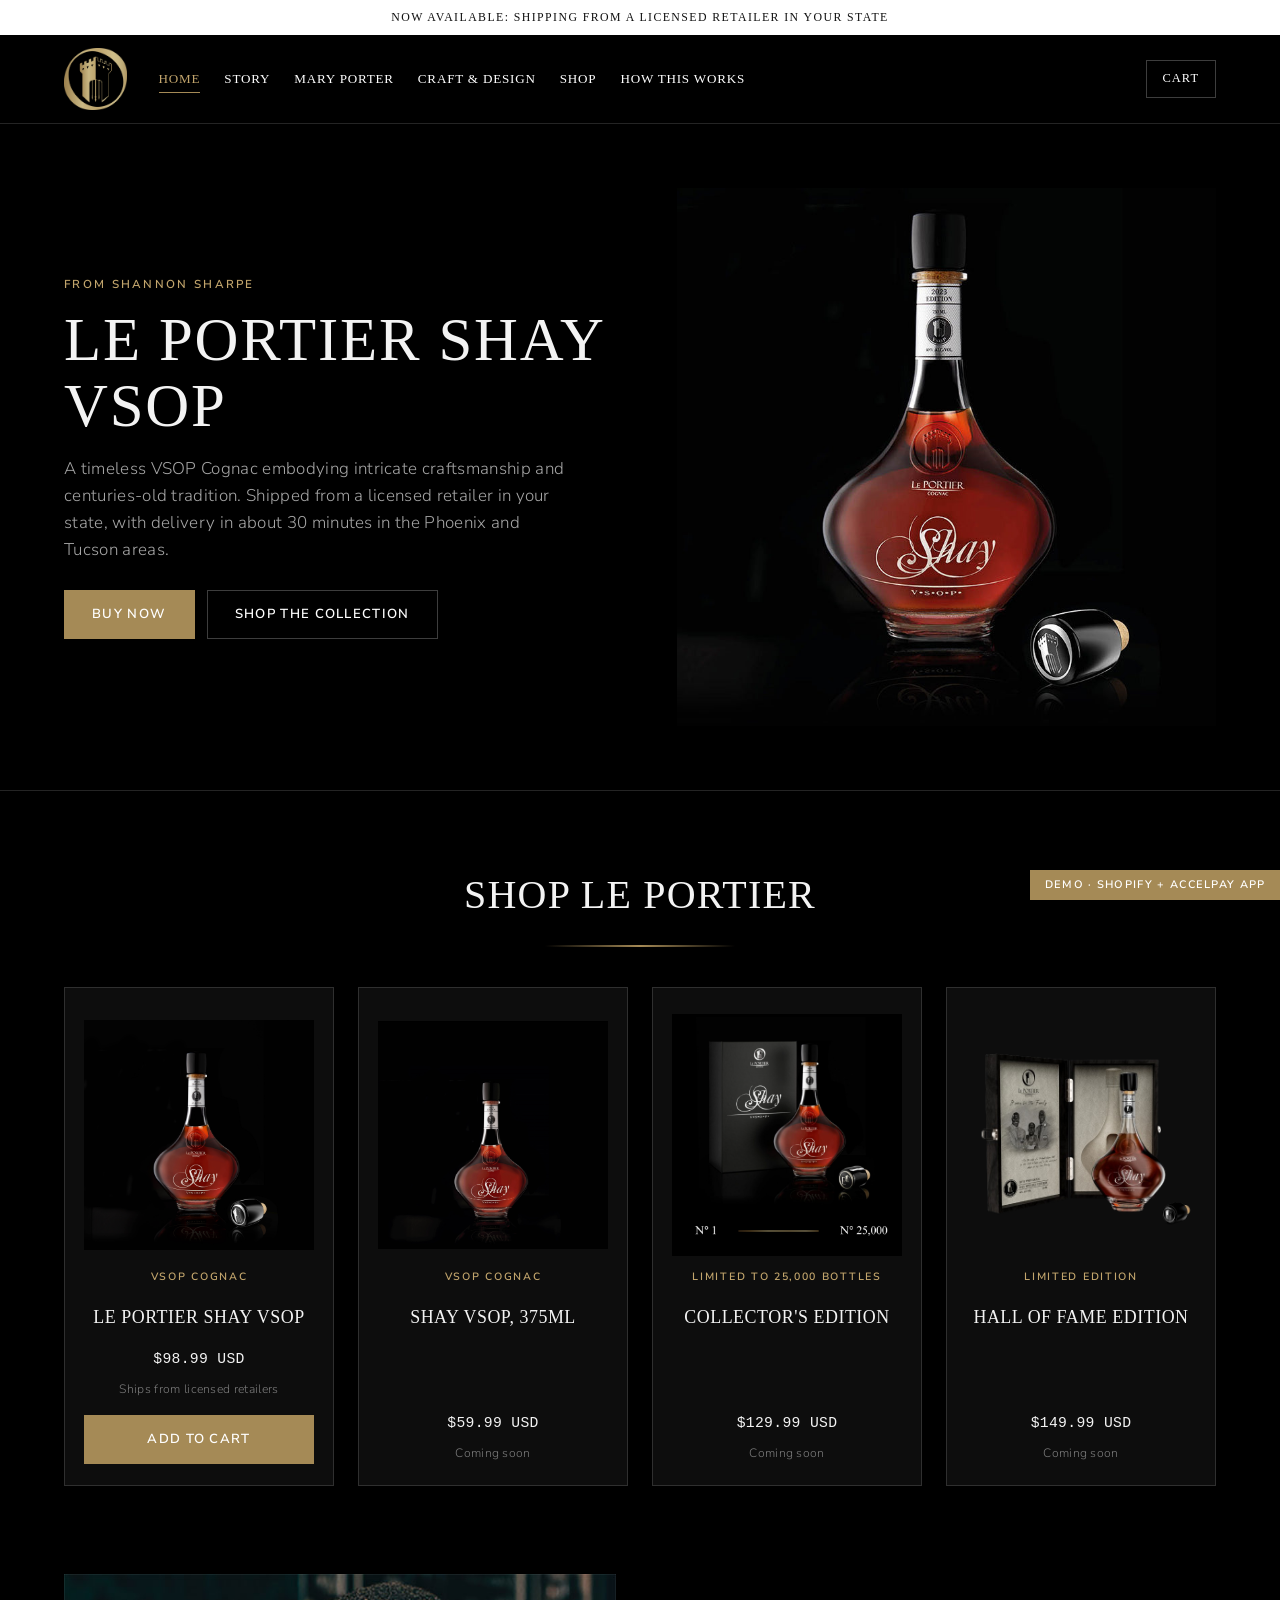
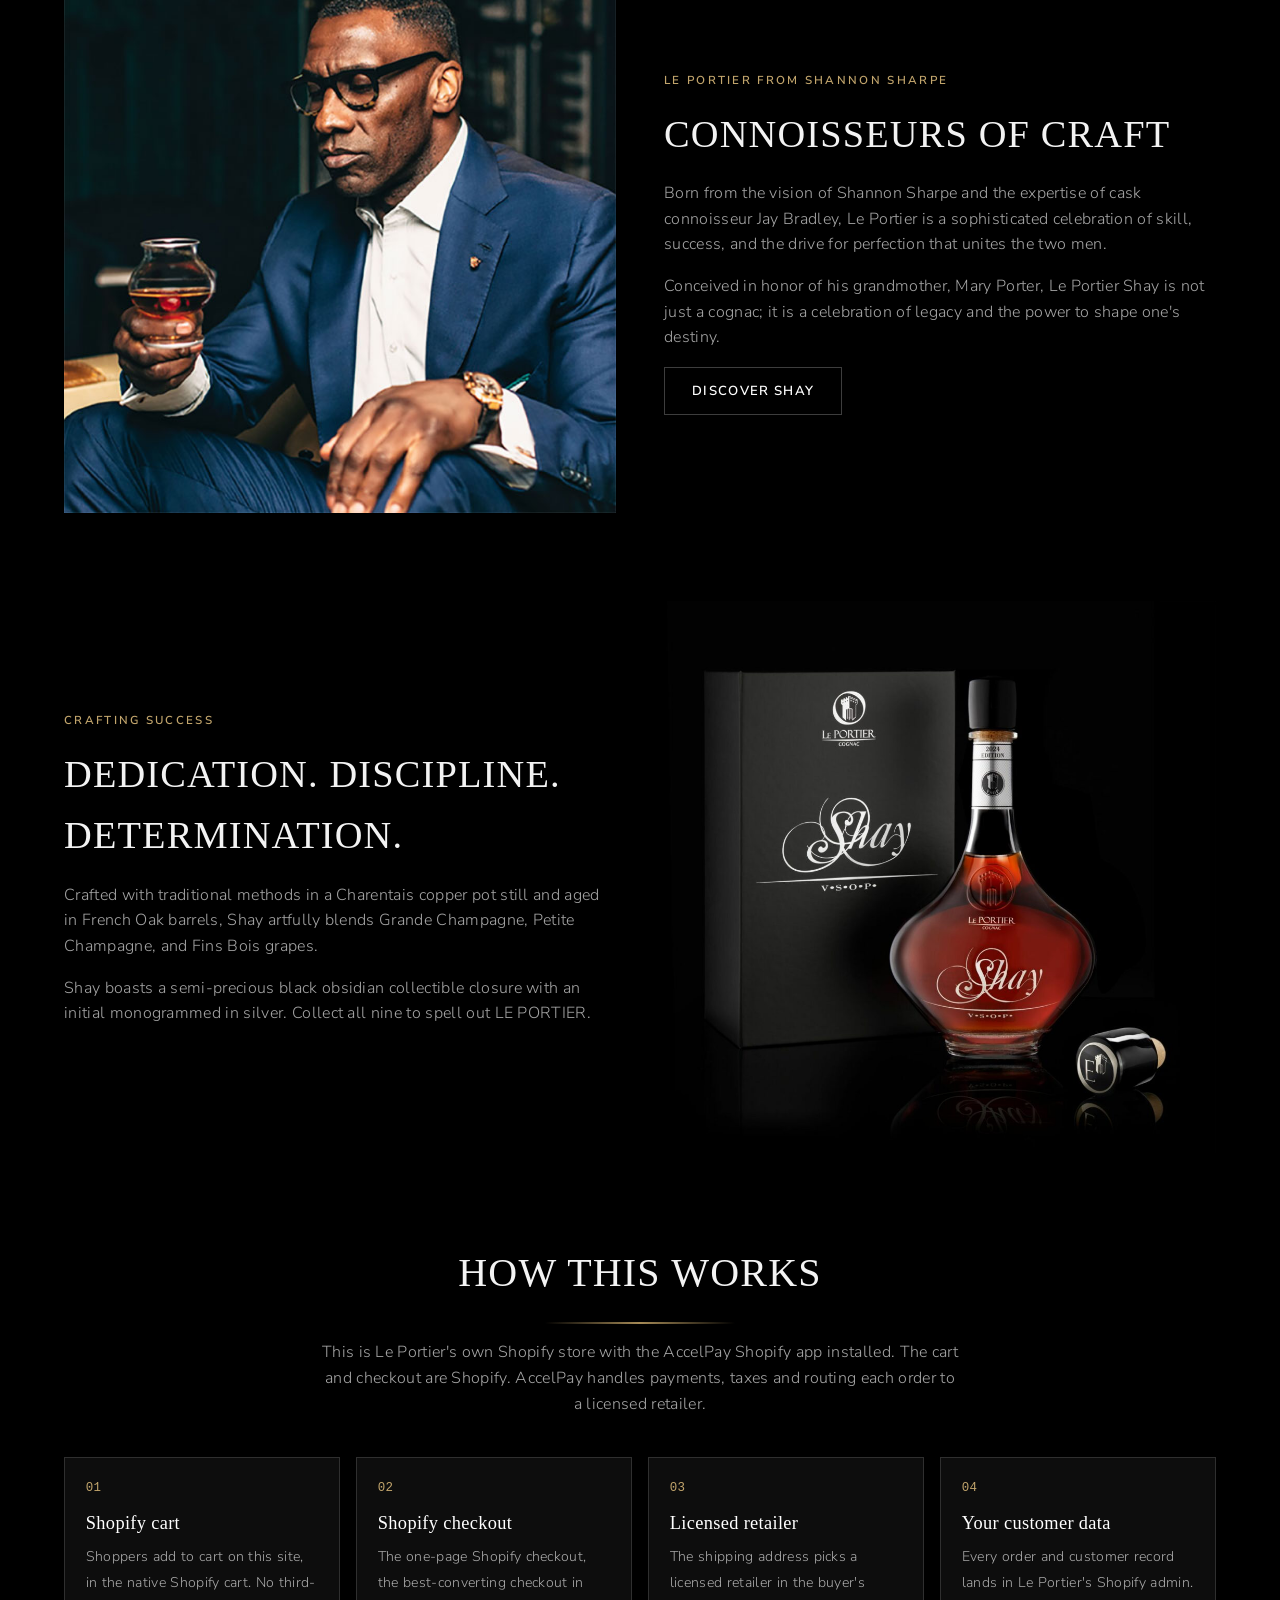
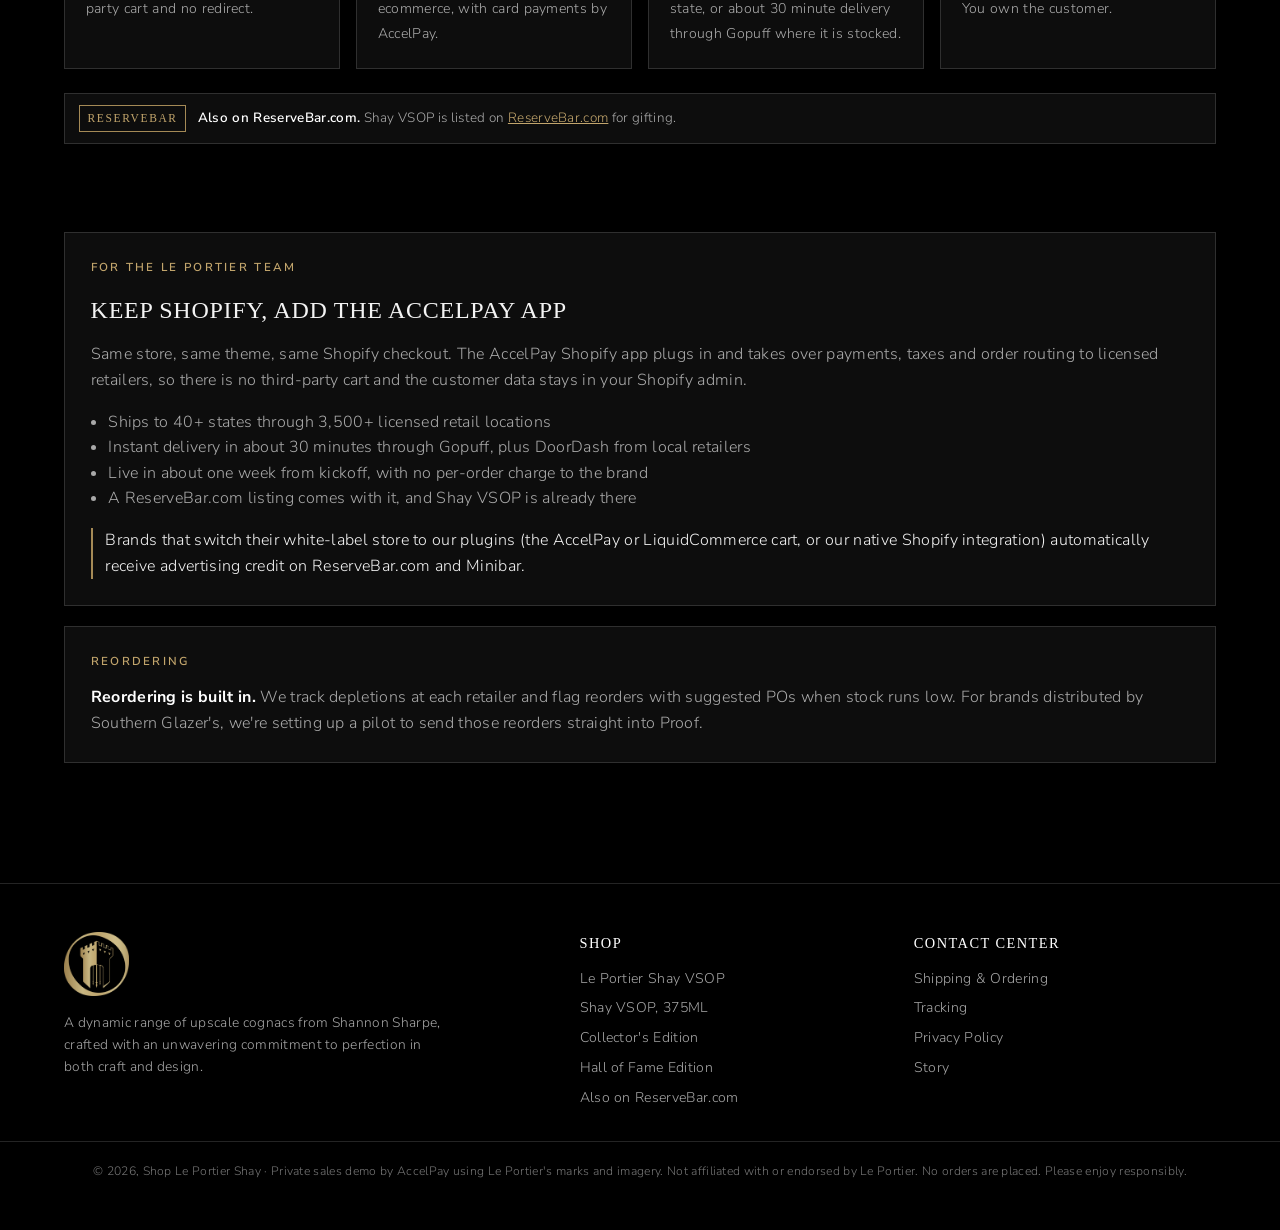
<file: index.html>
<!doctype html>
<html lang="en">
<head>
<meta charset="utf-8">
<meta name="viewport" content="width=device-width,initial-scale=1">
<title>Shop Le Portier Shay | AccelPay demo</title>
<meta name="robots" content="noindex,nofollow">
<link rel="icon" href="assets/logo.png">
<link rel="preconnect" href="https://fonts.googleapis.com">
<link rel="preconnect" href="https://fonts.gstatic.com" crossorigin>
<link rel="stylesheet" href="https://fonts.googleapis.com/css2?family=Nunito+Sans:wght@300;400;600;700&display=swap">
<link rel="stylesheet" href="styles.css?v=4">
</head>
<body>
<div class="announce">Now available: shipping from a licensed retailer in your state</div>
<header class="top">
  <div class="hdr">
    <a href="index.html"><img class="logo" src="assets/logo.png" alt="Le Portier"></a>
    <nav class="main">
      <a href="index.html" aria-current="page">Home</a>
      <a href="index.html#story">Story</a>
      <a href="index.html#story">Mary Porter</a>
      <a href="index.html#craft">Craft &amp; Design</a>
      <a href="index.html#shop">Shop</a>
      <a href="index.html#how">How this works</a>
    </nav>
    <div class="hdr-actions">
      <button class="burger" id="burger" aria-label="Menu">&#9776;</button>
      <button class="cart-pill" data-cart-toggle aria-label="Open cart">
        <span class="lbl">Cart</span>
        <span class="count" data-cart-count hidden>0</span>
      </button>
    </div>
  </div>
</header>

<section class="hero">
  <div class="hero-inner">
    <div>
      <div class="eyebrow">From Shannon Sharpe</div>
      <h1>Le Portier Shay VSOP</h1>
      <p>A timeless VSOP Cognac embodying intricate craftsmanship and centuries-old tradition. Shipped from a licensed retailer in your state, with delivery in about 30 minutes in the Phoenix and Tucson areas.</p>
      <div style="display:flex;gap:.75rem;flex-wrap:wrap">
        <a class="btn" href="product.html">Buy now</a>
        <a class="btn ghost" href="#shop">Shop the collection</a>
      </div>
    </div>
    <div class="shot"><img src="assets/banner.jpg" alt="Le Portier Shay VSOP"></div>
  </div>
</section>

<section class="band" id="shop">
  <div class="section-head">
    <h2>Shop Le Portier</h2>
    <div class="rule"></div>
  </div>
  <div class="grid" id="collection-grid"></div>
</section>

<section class="band" id="story" style="padding-top:1rem">
  <div class="split">
    <img src="assets/sharpe.jpg" alt="Shannon Sharpe with Le Portier">
    <div>
      <div class="eyebrow">Le Portier from Shannon Sharpe</div>
      <h2 style="font-size:clamp(1.8rem,4vw,2.4rem);margin:0 0 1rem;text-transform:uppercase">Connoisseurs of Craft</h2>
      <p>Born from the vision of Shannon Sharpe and the expertise of cask connoisseur Jay Bradley, Le Portier is a sophisticated celebration of skill, success, and the drive for perfection that unites the two men.</p>
      <p>Conceived in honor of his grandmother, Mary Porter, Le Portier Shay is not just a cognac; it is a celebration of legacy and the power to shape one's destiny.</p>
      <a class="btn ghost" href="product.html">Discover Shay</a>
    </div>
  </div>
</section>

<section class="band" id="craft" style="padding-top:1rem">
  <div class="split">
    <div>
      <div class="eyebrow">Crafting success</div>
      <h2 style="font-size:clamp(1.8rem,4vw,2.4rem);margin:0 0 1rem;text-transform:uppercase">Dedication. Discipline. Determination.</h2>
      <p>Crafted with traditional methods in a Charentais copper pot still and aged in French Oak barrels, Shay artfully blends Grande Champagne, Petite Champagne, and Fins Bois grapes.</p>
      <p>Shay boasts a semi-precious black obsidian collectible closure with an initial monogrammed in silver. Collect all nine to spell out LE PORTIER.</p>
    </div>
    <img src="assets/box-bottle.jpg" alt="Le Portier Shay VSOP with presentation box">
  </div>
</section>

<section class="band" id="how" style="padding-top:1rem">
  <div class="section-head">
    <h2>How this works</h2>
    <div class="rule"></div>
    <p>This is Le Portier's own Shopify store with the AccelPay Shopify app installed. The cart and checkout are Shopify. AccelPay handles payments, taxes and routing each order to a licensed retailer.</p>
  </div>
  <div class="how">
    <div class="step"><span class="n">01</span><b>Shopify cart</b><span>Shoppers add to cart on this site, in the native Shopify cart. No third-party cart and no redirect.</span></div>
    <div class="step"><span class="n">02</span><b>Shopify checkout</b><span>The one-page Shopify checkout, the best-converting checkout in ecommerce, with card payments by AccelPay.</span></div>
    <div class="step"><span class="n">03</span><b>Licensed retailer</b><span>The shipping address picks a licensed retailer in the buyer's state, or about 30 minute delivery through Gopuff where it is stocked.</span></div>
    <div class="step"><span class="n">04</span><b>Your customer data</b><span>Every order and customer record lands in Le Portier's Shopify admin. You own the customer.</span></div>
  </div>
  <div class="rb-note" style="margin-top:1.5rem"><span class="rb-mark">ReserveBar</span><span><b>Also on ReserveBar.com.</b> Shay VSOP is listed on <a href="https://www.reservebar.com/products/le-portier-shay-vsop-cognac/GROUPING-1771428" target="_blank" rel="noopener">ReserveBar.com</a> for gifting.</span></div>
</section>

<section class="band" style="padding-top:1rem">
  <div class="panel">
    <div class="eyebrow">For the Le Portier team</div>
    <h2>Keep Shopify, add the AccelPay app</h2>
    <p style="margin:0 0 1rem">Same store, same theme, same Shopify checkout. The AccelPay Shopify app plugs in and takes over payments, taxes and order routing to licensed retailers, so there is no third-party cart and the customer data stays in your Shopify admin.</p>
    <ul style="margin:0 0 1rem;padding-left:1.1rem">
      <li>Ships to 40+ states through 3,500+ licensed retail locations</li>
      <li>Instant delivery in about 30 minutes through Gopuff, plus DoorDash from local retailers</li>
      <li>Live in about one week from kickoff, with no per-order charge to the brand</li>
      <li>A ReserveBar.com listing comes with it, and Shay VSOP is already there</li>
    </ul>
    <p class="credit">Brands that switch their white-label store to our plugins (the AccelPay or LiquidCommerce cart, or our native Shopify integration) automatically receive advertising credit on ReserveBar.com and Minibar.</p>
  </div>
  <div class="panel">
    <div class="eyebrow">Reordering</div>
    <p style="margin:0"><b style="color:#fff">Reordering is built in.</b> We track depletions at each retailer and flag reorders with suggested POs when stock runs low. For brands distributed by Southern Glazer's, we're setting up a pilot to send those reorders straight into Proof.</p>
  </div>
</section>
<footer class="site">
  <div class="ft">
    <div>
      <img src="assets/logo.png" alt="Le Portier" style="height:64px;width:auto">
      <p style="font-size:.86rem;margin-top:1rem;max-width:24rem;color:var(--muted)">A dynamic range of upscale cognacs from Shannon Sharpe, crafted with an unwavering commitment to perfection in both craft and design.</p>
    </div>
    <div><h4>Shop</h4><ul>
      <li><a href="product.html">Le Portier Shay VSOP</a></li>
      <li><a href="product.html?p=shay-vsop-375ml">Shay VSOP, 375ML</a></li>
      <li><a href="product.html?p=collectors-edition">Collector's Edition</a></li>
      <li><a href="product.html?p=the-hall-of-fame-edition">Hall of Fame Edition</a></li>
      <li><a href="https://www.reservebar.com/products/le-portier-shay-vsop-cognac/GROUPING-1771428" target="_blank" rel="noopener">Also on ReserveBar.com</a></li></ul></div>
    <div><h4>Contact Center</h4><ul>
      <li><a href="index.html#how">Shipping &amp; Ordering</a></li>
      <li><a href="index.html#how">Tracking</a></li>
      <li><a href="#">Privacy Policy</a></li>
      <li><a href="index.html#story">Story</a></li></ul></div>
  </div>
  <div class="legal-row">
    &copy; 2026, Shop Le Portier Shay &middot; Private sales demo by AccelPay using Le Portier's marks and imagery. Not affiliated with or endorsed by Le Portier.
    No orders are placed. Please enjoy responsibly.
  </div>
</footer>

<div class="scrim" id="scrim"></div>
<aside class="drawer" id="drawer" aria-label="Your cart">
  <div class="dh"><h2>Your cart</h2><button class="x" id="drawer-close" aria-label="Close">&times;</button></div>
  <div class="cols"><span>Product</span><span>Total</span></div>
  <div class="items" id="drawer-items"></div>
  <div class="df" id="drawer-foot"></div>
</aside>
<div class="ribbon">Demo &middot; Shopify + AccelPay app</div>
<script src="app.js?v=5"></script>
<script>
(function () {
  var grid = document.getElementById('collection-grid');
  if (!grid || !window.LPDemo) return;
  var D = window.LPDemo, m = D.money;
  grid.innerHTML = D.order.map(function (k) {
    var p = D.catalog[k];
    var href = 'product.html' + (k === 'le-portier-shay-vsop' ? '' : '?p=' + k);
    return '<a class="card" href="' + href + '"><div class="shot"><img src="' + p.image + '" alt="' + p.short + '"></div>' +
      '<span class="tag">' + p.tag + '</span><h3>' + p.name + '</h3>' +
      '<span class="price">' + m(p.price) + ' USD</span>' +
      '<span class="avail">' + (p.connected ? 'Ships from licensed retailers' : 'Coming soon') + '</span>' +
      (p.connected ? '<span class="btn" data-add="' + k + '" style="margin-top:.4rem">Add to cart</span>' : '') + '</a>';
  }).join('');
  grid.querySelectorAll('[data-add]').forEach(function (b) {
    b.addEventListener('click', function (e) { e.preventDefault(); D.add(b.getAttribute('data-add'), 1); });
  });
})();
</script>
</body>
</html>
</file>
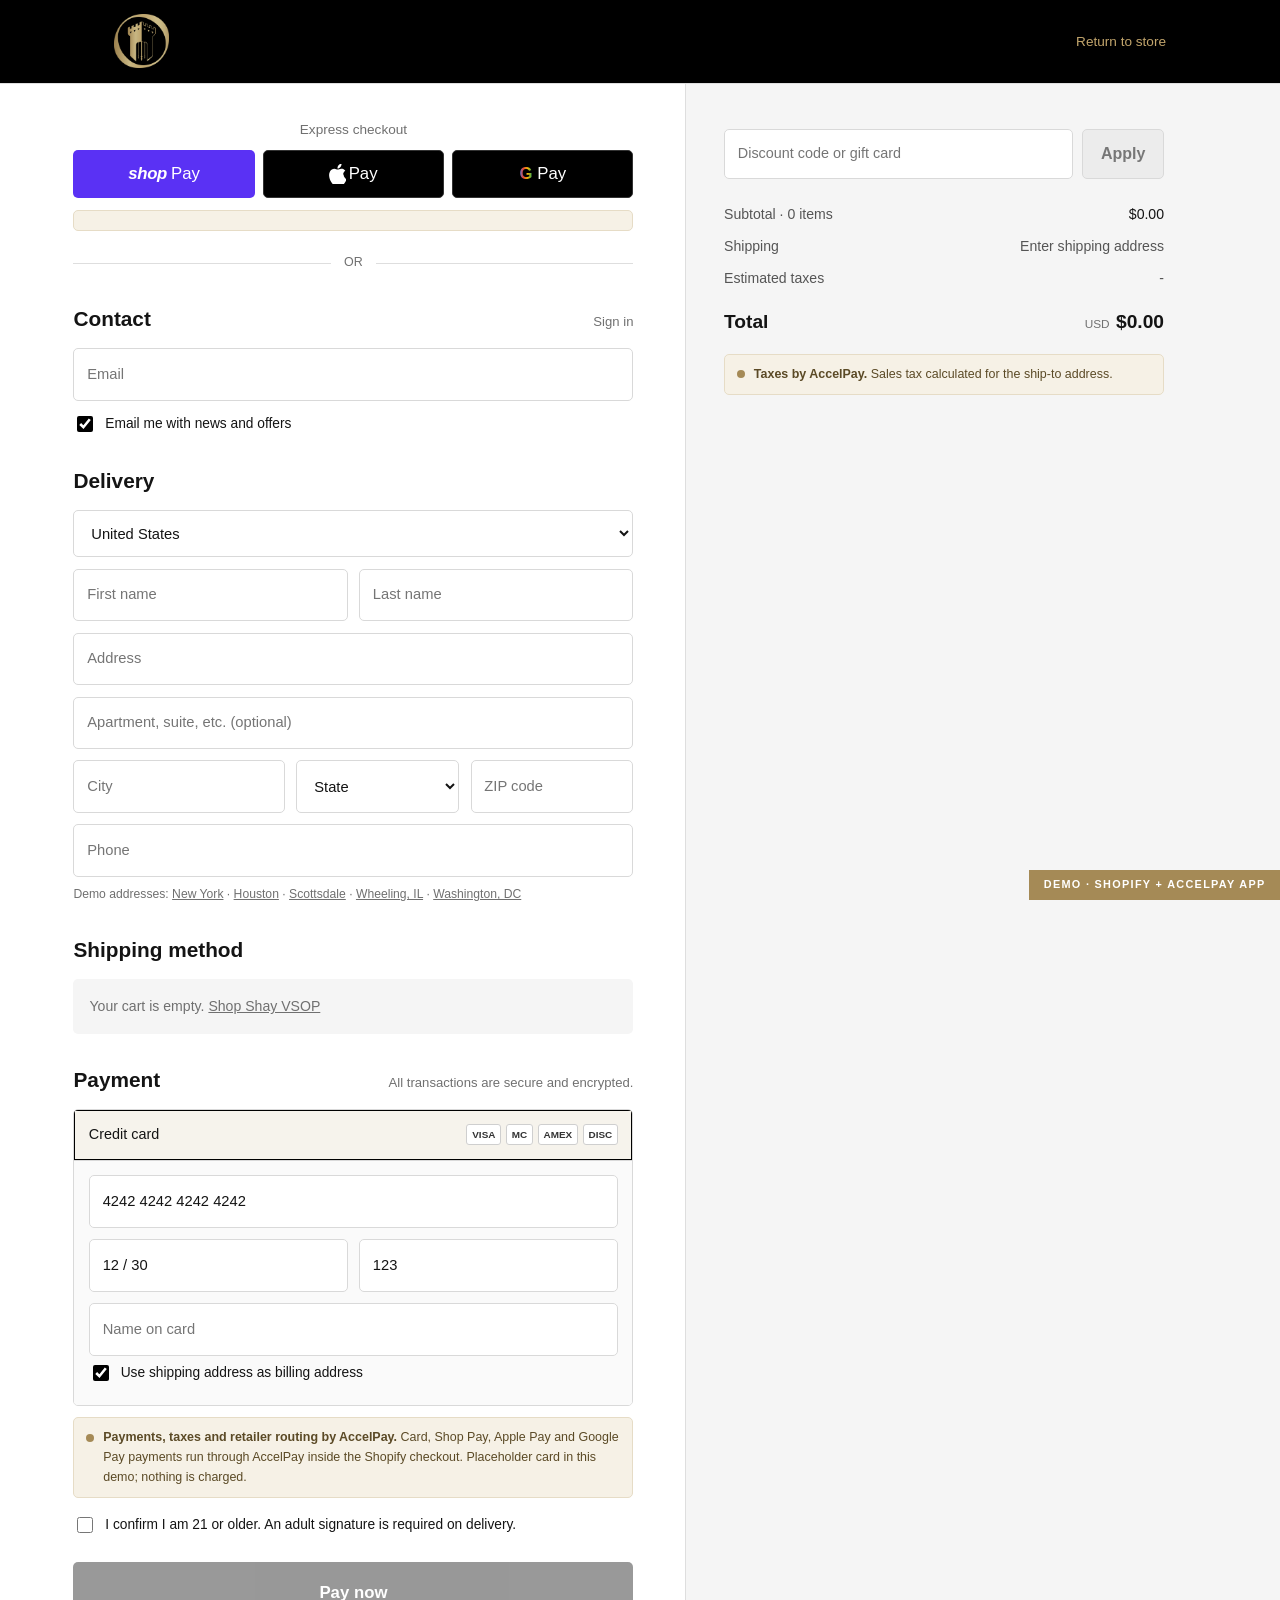
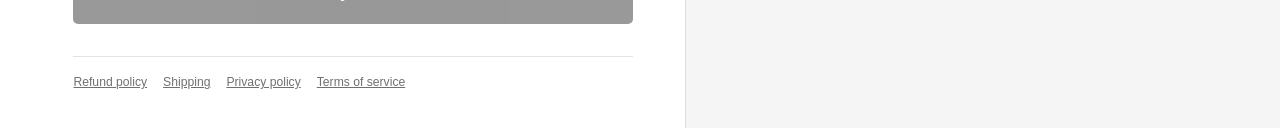
<file: checkout.html>
<!doctype html>
<html lang="en">
<head>
<meta charset="utf-8">
<meta name="viewport" content="width=device-width,initial-scale=1">
<title>Checkout | Shop Le Portier Shay</title>
<meta name="robots" content="noindex,nofollow">
<link rel="icon" href="assets/logo.png">
<link rel="preconnect" href="https://fonts.googleapis.com">
<link rel="preconnect" href="https://fonts.gstatic.com" crossorigin>
<link rel="stylesheet" href="https://fonts.googleapis.com/css2?family=Nunito+Sans:wght@300;400;600;700&display=swap">
<link rel="stylesheet" href="styles.css?v=4">
</head>
<body class="co">
<div class="co-head"><div class="in">
  <a href="index.html"><img src="assets/logo.png" alt="Le Portier"></a>
  <a class="bag" href="product.html">Return to store</a>
</div></div>

<div id="confirmed" hidden>
  <div class="thanks">
    <h1>Thank you!</h1>
    <p>This is a demo, so nothing was charged and no order was sent.</p>
    <p class="num" id="order-num"></p>
    <p id="order-by"></p>
    <p id="order-total"></p>
    <p style="font-size:.85rem">On the live store, this order and the customer record appear in Le Portier's Shopify admin.</p>
    <a class="pay-btn" href="index.html" style="display:inline-block;width:auto;padding:.9rem 1.6rem;text-decoration:none">Continue shopping</a>
  </div>
</div>

<div id="checkout-view" class="checkout">
  <div class="co-left"><div class="inner">
    <form id="co-form" autocomplete="off">
      <div class="xp-title">Express checkout</div>
      <div id="xpay-top"></div>
      <div id="xpay-note" class="callout" hidden></div>
      <div class="or"><span>OR</span></div>
      <div class="co-h">Contact <small>Sign in</small></div>
      <input class="co-field" type="email" name="email" placeholder="Email" required>
      <label class="co-chk"><input type="checkbox" checked> Email me with news and offers</label>

      <div class="co-h">Delivery</div>
      <select class="co-field" aria-label="Country/Region"><option>United States</option></select>
      <div class="co-row">
        <input class="co-field" name="first" placeholder="First name" required>
        <input class="co-field" name="last" placeholder="Last name" required>
      </div>
      <input class="co-field" name="address1" placeholder="Address" required>
      <input class="co-field" name="address2" placeholder="Apartment, suite, etc. (optional)">
      <div class="co-row3">
        <input class="co-field" name="city" placeholder="City" required>
        <select class="co-field" id="state" aria-label="State" required><option value="">State</option>
          <option value="AL">Alabama</option><option value="AK">Alaska</option><option value="AZ">Arizona</option><option value="AR">Arkansas</option><option value="CA">California</option><option value="CO">Colorado</option><option value="CT">Connecticut</option><option value="DE">Delaware</option><option value="DC">District of Columbia</option><option value="FL">Florida</option><option value="GA">Georgia</option><option value="HI">Hawaii</option><option value="ID">Idaho</option><option value="IL">Illinois</option><option value="IN">Indiana</option><option value="IA">Iowa</option><option value="KS">Kansas</option><option value="KY">Kentucky</option><option value="LA">Louisiana</option><option value="ME">Maine</option><option value="MD">Maryland</option><option value="MA">Massachusetts</option><option value="MI">Michigan</option><option value="MN">Minnesota</option><option value="MS">Mississippi</option><option value="MO">Missouri</option><option value="MT">Montana</option><option value="NE">Nebraska</option><option value="NV">Nevada</option><option value="NH">New Hampshire</option><option value="NJ">New Jersey</option><option value="NM">New Mexico</option><option value="NY">New York</option><option value="NC">North Carolina</option><option value="ND">North Dakota</option><option value="OH">Ohio</option><option value="OK">Oklahoma</option><option value="OR">Oregon</option><option value="PA">Pennsylvania</option><option value="RI">Rhode Island</option><option value="SC">South Carolina</option><option value="SD">South Dakota</option><option value="TN">Tennessee</option><option value="TX">Texas</option><option value="UT">Utah</option><option value="VT">Vermont</option><option value="VA">Virginia</option><option value="WA">Washington</option><option value="WV">West Virginia</option><option value="WI">Wisconsin</option><option value="WY">Wyoming</option>
        </select>
        <input class="co-field" id="zip" name="zip" placeholder="ZIP code" inputmode="numeric" maxlength="5" required>
      </div>
      <input class="co-field" name="phone" placeholder="Phone" type="tel">
      <div style="font-size:.76rem;color:#707070;margin:-.2rem 0 .3rem">Demo addresses:
        <a href="#" data-fill="350 E 13th St|New York|10009" onclick="return false">New York</a> &middot;
        <a href="#" data-fill="1001 Westheimer Rd|Houston|77006" onclick="return false">Houston</a> &middot;
        <a href="#" data-fill="7014 E Camelback Rd|Scottsdale|85251" onclick="return false">Scottsdale</a> &middot;
        <a href="#" data-fill="255 W Dundee Rd|Wheeling|60090" onclick="return false">Wheeling, IL</a> &middot;
        <a href="#" data-fill="1350 Connecticut Ave NW|Washington|20036" onclick="return false">Washington, DC</a>
      </div>

      <div class="co-h">Shipping method</div>
      <div id="rates"></div>

      <div class="co-h">Payment <small>All transactions are secure and encrypted.</small></div>
      <div class="pay-box">
        <div class="ph"><span>Credit card</span><span class="cards"><span>VISA</span><span>MC</span><span>AMEX</span><span>DISC</span></span></div>
        <div class="pb">
          <input class="co-field" placeholder="Card number" value="4242 4242 4242 4242" aria-label="Card number">
          <div class="co-row">
            <input class="co-field" placeholder="Expiration date (MM / YY)" value="12 / 30" aria-label="Expiration">
            <input class="co-field" placeholder="Security code" value="123" aria-label="Security code">
          </div>
          <input class="co-field" placeholder="Name on card" aria-label="Name on card" style="margin-bottom:.3rem">
          <label class="co-chk"><input type="checkbox" checked> Use shipping address as billing address</label>
        </div>
      </div>
      <div class="callout"><span class="dot"></span><span><b>Payments, taxes and retailer routing by AccelPay.</b> Card, Shop Pay, Apple Pay and Google Pay payments run through AccelPay inside the Shopify checkout. Placeholder card in this demo; nothing is charged.</span></div>
      <label class="co-chk" style="margin-top:1rem"><input type="checkbox" required> I confirm I am 21 or older. An adult signature is required on delivery.</label>
      <button class="pay-btn" id="pay" type="submit" disabled>Pay now</button>
      <div class="co-links"><a href="#">Refund policy</a><a href="#">Shipping</a><a href="#">Privacy policy</a><a href="#">Terms of service</a></div>
    </form>
  </div></div>
  <div class="co-right"><div class="inner" id="os"></div></div>
</div>
<div class="ribbon">Demo &middot; Shopify + AccelPay app</div>
<script src="app.js?v=5"></script>
<script>
(function () {
  if (!new URLSearchParams(location.search).get('confirmed')) return;
  var raw = null; try { raw = JSON.parse(sessionStorage.getItem('lp-order')); } catch (e) {}
  document.getElementById('checkout-view').hidden = true;
  document.getElementById('checkout-view').style.display = 'none';
  document.getElementById('confirmed').hidden = false;
  if (raw) {
    document.getElementById('order-num').textContent = 'Demo order ' + raw.n;
    document.getElementById('order-by').textContent = (raw.kind === 'delivery' ? 'Would be delivered by ' : 'Would be sold and shipped by ') + raw.by + ', a licensed retailer.';
    document.getElementById('order-total').textContent = 'Total $' + (raw.total / 100).toFixed(2) + ' USD';
  }
})();
</script>
</body>
</html>
</file>
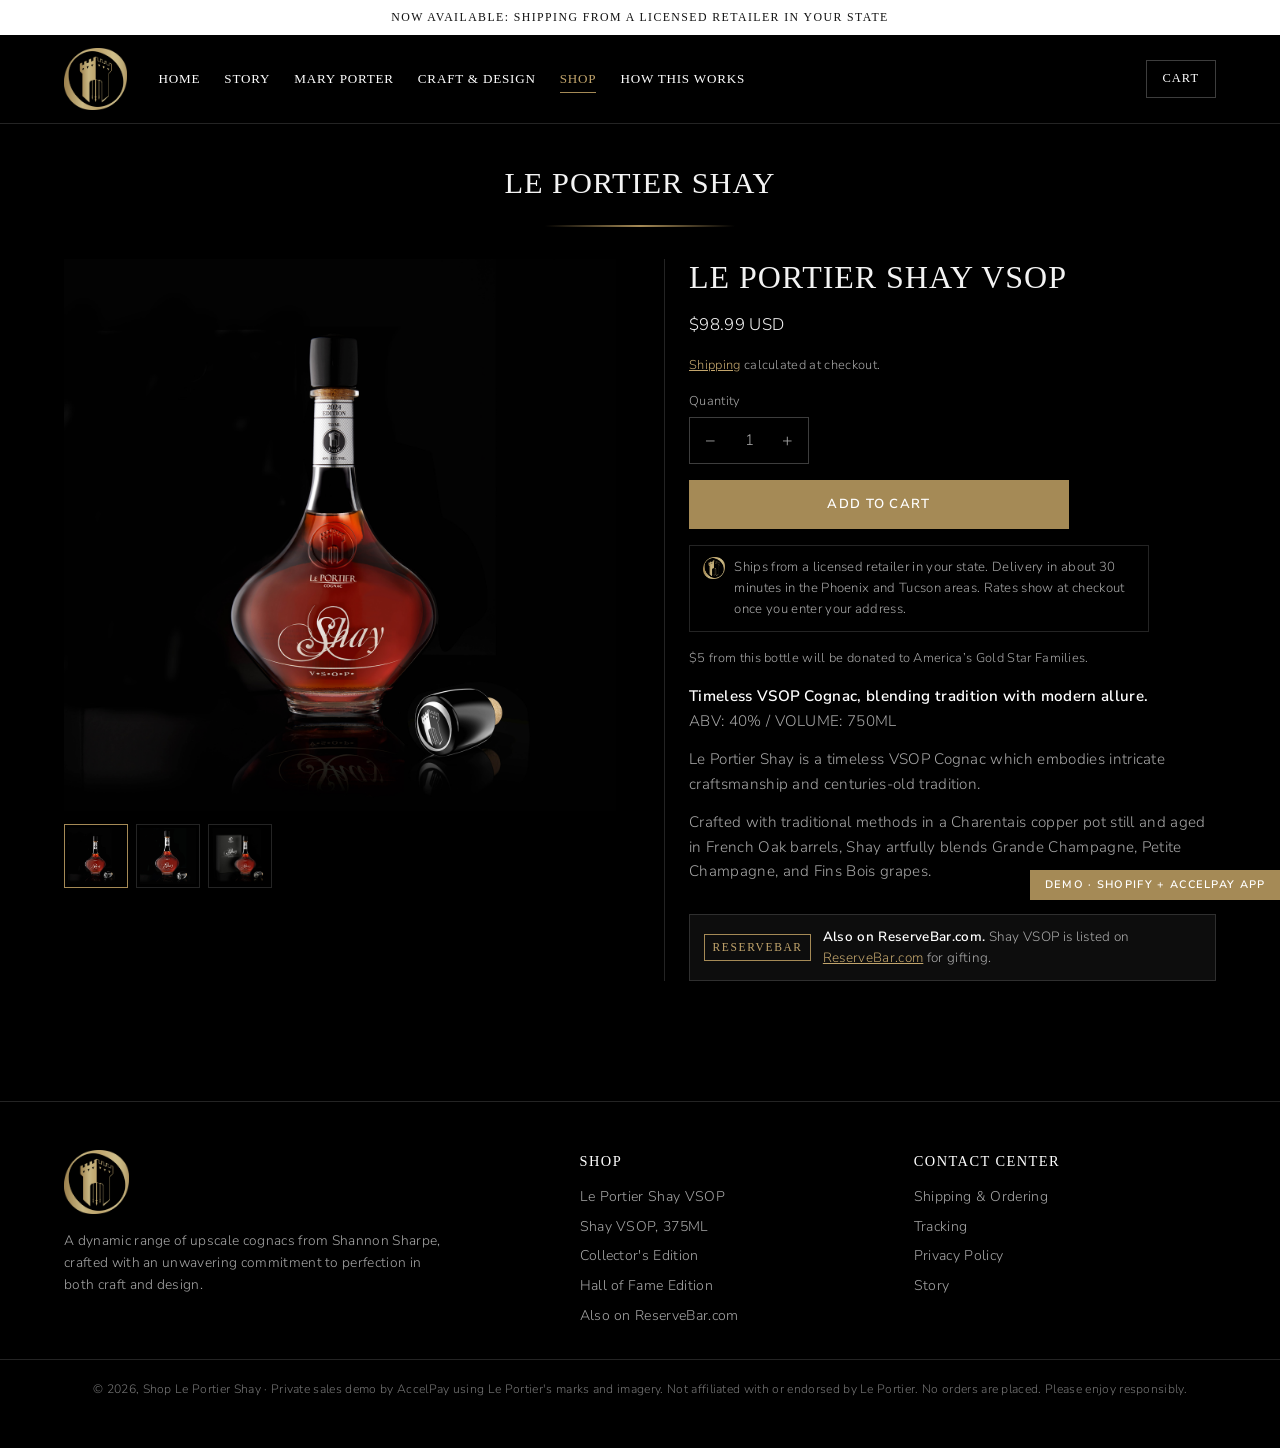
<file: product.html>
<!doctype html>
<html lang="en">
<head>
<meta charset="utf-8">
<meta name="viewport" content="width=device-width,initial-scale=1">
<title>LE PORTIER SHAY VSOP | Shop Le Portier Shay</title>
<meta name="robots" content="noindex,nofollow">
<link rel="icon" href="assets/logo.png">
<link rel="preconnect" href="https://fonts.googleapis.com">
<link rel="preconnect" href="https://fonts.gstatic.com" crossorigin>
<link rel="stylesheet" href="https://fonts.googleapis.com/css2?family=Nunito+Sans:wght@300;400;600;700&display=swap">
<link rel="stylesheet" href="styles.css?v=4">
</head>
<body>
<div class="announce">Now available: shipping from a licensed retailer in your state</div>
<header class="top">
  <div class="hdr">
    <a href="index.html"><img class="logo" src="assets/logo.png" alt="Le Portier"></a>
    <nav class="main">
      <a href="index.html">Home</a>
      <a href="index.html#story">Story</a>
      <a href="index.html#story">Mary Porter</a>
      <a href="index.html#craft">Craft &amp; Design</a>
      <a href="index.html#shop" aria-current="page">Shop</a>
      <a href="index.html#how">How this works</a>
    </nav>
    <div class="hdr-actions">
      <button class="burger" id="burger" aria-label="Menu">&#9776;</button>
      <button class="cart-pill" data-cart-toggle aria-label="Open cart">
        <span class="lbl">Cart</span>
        <span class="count" data-cart-count hidden>0</span>
      </button>
    </div>
  </div>
</header>

<main class="band" style="padding-top:2.2rem">
  <div class="section-head" style="margin-bottom:2rem"><h2 style="font-size:1.9rem">Le Portier Shay</h2><div class="rule"></div></div>
  <div class="pdp" id="pdp" data-handle="le-portier-shay-vsop"></div>
</main>
<script>
(function () { var p = new URLSearchParams(location.search).get('p'); if (p) document.getElementById('pdp').setAttribute('data-handle', p); })();
</script>
<footer class="site">
  <div class="ft">
    <div>
      <img src="assets/logo.png" alt="Le Portier" style="height:64px;width:auto">
      <p style="font-size:.86rem;margin-top:1rem;max-width:24rem;color:var(--muted)">A dynamic range of upscale cognacs from Shannon Sharpe, crafted with an unwavering commitment to perfection in both craft and design.</p>
    </div>
    <div><h4>Shop</h4><ul>
      <li><a href="product.html">Le Portier Shay VSOP</a></li>
      <li><a href="product.html?p=shay-vsop-375ml">Shay VSOP, 375ML</a></li>
      <li><a href="product.html?p=collectors-edition">Collector's Edition</a></li>
      <li><a href="product.html?p=the-hall-of-fame-edition">Hall of Fame Edition</a></li>
      <li><a href="https://www.reservebar.com/products/le-portier-shay-vsop-cognac/GROUPING-1771428" target="_blank" rel="noopener">Also on ReserveBar.com</a></li></ul></div>
    <div><h4>Contact Center</h4><ul>
      <li><a href="index.html#how">Shipping &amp; Ordering</a></li>
      <li><a href="index.html#how">Tracking</a></li>
      <li><a href="#">Privacy Policy</a></li>
      <li><a href="index.html#story">Story</a></li></ul></div>
  </div>
  <div class="legal-row">
    &copy; 2026, Shop Le Portier Shay &middot; Private sales demo by AccelPay using Le Portier's marks and imagery. Not affiliated with or endorsed by Le Portier.
    No orders are placed. Please enjoy responsibly.
  </div>
</footer>

<div class="scrim" id="scrim"></div>
<aside class="drawer" id="drawer" aria-label="Your cart">
  <div class="dh"><h2>Your cart</h2><button class="x" id="drawer-close" aria-label="Close">&times;</button></div>
  <div class="cols"><span>Product</span><span>Total</span></div>
  <div class="items" id="drawer-items"></div>
  <div class="df" id="drawer-foot"></div>
</aside>
<div class="ribbon">Demo &middot; Shopify + AccelPay app</div>
<script src="app.js?v=5"></script>
</body>
</html>
</file>
<file: styles.css>
/* Le Portier x AccelPay demo storefront.
   Palette and type follow leportiercognac.com: black ground, white Times-style
   serif headings, Nunito Sans body, square gold (#a58a56) buttons.

   The .lce-* classes mimic what the LiquidCommerce Elements SDK renders
   (product element, cart drawer, checkout). If the SDK is switched on later it
   renders inside a closed shadow root and these stop applying; keep the
   customTheme in elements-config.js in sync with these values. */

:root {
  --black:     #000000;
  --panel:     #0d0d0d;
  --panel-2:   #151515;
  --ink:       #f3f3f3;
  --muted:     rgba(243,243,243,.68);
  --muted-2:   rgba(243,243,243,.48);
  --line:      rgba(255,255,255,.14);
  --line-2:    rgba(255,255,255,.24);
  --gold:      #a58a56;
  --gold-hi:   #c2a56c;
  --gold-soft: rgba(165,138,86,.14);
  --green:     #6fbf8e;
  --red:       #e07a7a;

  --serif: "Times New Roman", Times, "Libre Caslon Text", Georgia, serif;
  --sans:  "Nunito Sans", -apple-system, BlinkMacSystemFont, "Helvetica Neue", Arial, sans-serif;
  --mono:  ui-monospace, SFMono-Regular, Menlo, monospace;
  --maxw:  1200px;
  --cart-glyph: url("data:image/svg+xml;utf8,<svg xmlns='http://www.w3.org/2000/svg' viewBox='0 0 24 24' fill='none' stroke='black' stroke-width='2' stroke-linecap='round' stroke-linejoin='round'><path d='M6 2 3 6v14a2 2 0 0 0 2 2h14a2 2 0 0 0 2-2V6l-3-4z'/><path d='M3 6h18'/><path d='M16 10a4 4 0 0 1-8 0'/></svg>");
}

* { box-sizing: border-box; }
html { scroll-behavior: smooth; }
body {
  margin: 0; background: var(--black); color: var(--ink);
  font-family: var(--sans); font-weight: 300; font-size: 16px; line-height: 1.6;
  letter-spacing: .02em; -webkit-font-smoothing: antialiased;
}
img { max-width: 100%; display: block; }
a { color: inherit; }
button { font: inherit; cursor: pointer; color: inherit; }
:focus-visible { outline: 2px solid var(--gold); outline-offset: 2px; }

/* ---------------------------------------------------------------- header */
.announce {
  background: #fff; color: #121212; text-align: center;
  font-family: var(--serif); font-size: .74rem; letter-spacing: .12em;
  text-transform: uppercase; padding: .5rem 1rem;
}
header.top { position: sticky; top: 0; z-index: 60; background: var(--black); border-bottom: 1px solid var(--line); }
.hdr { max-width: var(--maxw); margin: 0 auto; padding: .8rem 1.5rem; display: flex; align-items: center; gap: 2rem; }
.hdr img.logo { height: 62px; width: auto; }
nav.main { display: flex; gap: 1.5rem; flex-wrap: wrap; }
nav.main a {
  font-family: var(--serif); font-size: .82rem; letter-spacing: .06em; text-transform: uppercase;
  text-decoration: none; color: #fff; padding: .2rem 0; border-bottom: 1px solid transparent;
}
nav.main a:hover, nav.main a[aria-current] { color: var(--gold-hi); border-bottom-color: var(--gold); }
.hdr-actions { margin-left: auto; display: flex; align-items: center; gap: .75rem; }
.cart-pill {
  display: inline-flex; align-items: center; gap: .5rem; background: transparent;
  border: 1px solid var(--line-2); color: #fff; padding: .5rem 1rem;
  font-family: var(--serif); font-size: .78rem; letter-spacing: .08em; text-transform: uppercase;
}
.cart-pill:hover { border-color: var(--gold); color: var(--gold-hi); }
.cart-pill .count {
  background: var(--gold); color: #fff; min-width: 1.35rem; height: 1.35rem; border-radius: 999px;
  display: inline-grid; place-items: center; font-family: var(--mono); font-size: .7rem; padding: 0 .3rem;
}
.cart-pill .count[hidden] { display: none; }
.burger { display: none; background: none; border: none; font-size: 1.5rem; line-height: 1; color: #fff; }

/* ---------------------------------------------------------------- type + buttons */
.eyebrow { font-family: var(--sans); font-size: .72rem; font-weight: 600; letter-spacing: .2em; text-transform: uppercase; color: var(--gold-hi); margin-bottom: .9rem; }
h1, h2, h3 { font-family: var(--serif); font-weight: 400; letter-spacing: .03em; }
.rule { width: 190px; height: 2px; margin: 1.1rem auto 0; background: linear-gradient(90deg, transparent, var(--gold), transparent); }

.btn {
  display: inline-flex; align-items: center; justify-content: center; gap: .5rem;
  background: var(--gold); color: #fff; border: 1px solid var(--gold); border-radius: 0;
  padding: .8rem 1.7rem; font-family: var(--sans); font-weight: 600; font-size: .82rem;
  letter-spacing: .1em; text-transform: uppercase; text-decoration: none;
}
.btn:hover { background: var(--gold-hi); border-color: var(--gold-hi); }
.btn.ghost { background: transparent; color: #fff; border-color: var(--line-2); }
.btn.ghost:hover { border-color: var(--gold); color: var(--gold-hi); }
.btn:disabled { opacity: .4; cursor: not-allowed; }
.btn.block { width: 100%; }

/* ---------------------------------------------------------------- hero */
.hero { position: relative; overflow: hidden; border-bottom: 1px solid var(--line); }
.hero-inner { max-width: var(--maxw); margin: 0 auto; padding: 4rem 1.5rem; display: grid; grid-template-columns: 1.05fr 1fr; gap: 3rem; align-items: center; }
.hero h1 { font-size: clamp(2.3rem, 5.4vw, 3.8rem); line-height: 1.08; margin: 0 0 1rem; text-transform: uppercase; }
.hero p { color: var(--muted); font-size: 1.06rem; margin: 0 0 1.7rem; max-width: 32rem; }
.hero .shot img { width: 100%; max-height: 560px; object-fit: contain; }

/* ---------------------------------------------------------------- sections */
.band { max-width: var(--maxw); margin: 0 auto; padding: 4.5rem 1.5rem; }
.section-head { text-align: center; margin-bottom: 2.5rem; }
.section-head h2 { font-size: clamp(1.8rem, 4vw, 2.5rem); margin: 0; text-transform: uppercase; }
.section-head p { color: var(--muted); margin: 1rem auto 0; max-width: 40rem; }

.grid { display: grid; grid-template-columns: repeat(auto-fill, minmax(240px, 1fr)); gap: 1.5rem; }
.card {
  background: var(--panel); border: 1px solid var(--line); padding: 1.4rem 1.2rem 1.3rem;
  display: flex; flex-direction: column; gap: .55rem; text-align: center; text-decoration: none; color: inherit;
}
.card:hover { border-color: var(--gold); }
.card .shot { height: 250px; display: grid; place-items: center; overflow: hidden; }
.card .shot img { max-height: 250px; width: auto; object-fit: contain; }
.card h3 { font-size: 1.12rem; margin: 0; line-height: 1.25; text-transform: uppercase; min-height: 2.8rem; display: grid; place-items: center; }
.card .tag { font-size: .66rem; font-weight: 600; letter-spacing: .16em; text-transform: uppercase; color: var(--gold-hi); }
.card .price { font-family: var(--mono); font-size: .92rem; margin-top: auto; }
.card .avail { font-size: .76rem; color: var(--muted-2); }

.split { display: grid; grid-template-columns: 1fr 1fr; gap: 3rem; align-items: center; }
.split img { width: 100%; }
.split p { color: var(--muted); }

/* how it works */
.how { display: grid; grid-template-columns: repeat(4, 1fr); gap: 1rem; }
.how .step { border: 1px solid var(--line); padding: 1.3rem; background: var(--panel); }
.how .step b { display: block; font-family: var(--serif); font-weight: 400; font-size: 1.15rem; margin-bottom: .4rem; color: #fff; }
.how .step span { font-size: .88rem; color: var(--muted); }
.how .step .n { font-family: var(--mono); color: var(--gold-hi); font-size: .78rem; display: block; margin-bottom: .6rem; }

.rb-note {
  display: flex; align-items: center; gap: .75rem; border: 1px solid var(--line); background: var(--panel);
  padding: .7rem .9rem; font-size: .84rem; color: var(--muted);
}
.rb-note b { color: #fff; font-weight: 600; }
.rb-note a { color: var(--gold-hi); }
.rb-mark { font-family: var(--serif); font-size: .72rem; letter-spacing: .14em; text-transform: uppercase; border: 1px solid var(--gold); color: var(--gold-hi); padding: .2rem .45rem; white-space: nowrap; }

/* ---------------------------------------------------------------- product page (Shopify theme) */
.pdp { display: grid; grid-template-columns: minmax(0,1fr) minmax(0,1fr); gap: 3rem; align-items: start; }
.pdp .gallery { display: flex; flex-direction: column; gap: .8rem; min-width: 0; }
.pdp .gallery .main { background: #000; display: grid; place-items: center; min-height: 420px; }
.pdp .gallery .main img { max-height: 560px; width: auto; object-fit: contain; }
.pdp .thumbs { display: flex; gap: .5rem; }
.pdp .thumbs button { width: 64px; height: 64px; border: 1px solid var(--line); background: #000; padding: 3px; display: grid; place-items: center; }
.pdp .thumbs button[aria-selected="true"] { border-color: var(--gold); }
.pdp .thumbs img { max-height: 100%; width: auto; }
.pdp .info { display: flex; flex-direction: column; gap: 1rem; min-width: 0; padding-left: 1.5rem; border-left: 1px solid var(--line); }
.pdp h1 { font-size: 2rem; margin: 0; text-transform: uppercase; line-height: 1.15; }
.pdp .price { font-size: 1.05rem; }
.pdp .small { font-size: .8rem; color: var(--muted); }
.pdp .small a { color: var(--gold-hi); }
.pdp .qty-wrap { display: flex; flex-direction: column; gap: .35rem; font-size: .8rem; color: var(--muted); }
.pdp .desc p { color: var(--muted); margin: 0 0 .9rem; font-size: .95rem; }
.pdp .desc b { color: #fff; font-weight: 600; }
.qty { display: inline-flex; align-items: center; border: 1px solid var(--line-2); width: max-content; }
.qty button { background: none; border: none; width: 2.6rem; min-height: 2.8rem; font-size: 1.1rem; }
.qty span, .qty input { font-family: var(--sans); min-width: 2.2rem; text-align: center; font-size: .95rem; }
.atc { max-width: 380px; }
.fulfil-line { display: flex; gap: .6rem; align-items: flex-start; font-size: .82rem; color: var(--muted); border: 1px solid var(--line); padding: .7rem .8rem; max-width: 460px; }
.fulfil-line img { width: 22px; height: 22px; border-radius: 5px; flex: none; }
.notice { font-size: .85rem; color: var(--muted); border-left: 2px solid var(--gold); padding: .2rem 0 .2rem .75rem; }

/* ---------------------------------------------------------------- Shopify cart drawer (Dawn-style) */
.scrim { position: fixed; inset: 0; background: rgba(0,0,0,.6); opacity: 0; pointer-events: none; transition: opacity .25s; z-index: 90; }
.scrim.on { opacity: 1; pointer-events: auto; }
.drawer { position: fixed; top: 0; right: 0; height: 100%; width: min(420px, 100%); background: #000; border-left: 1px solid var(--line); z-index: 100; display: flex; flex-direction: column; transform: translateX(100%); transition: transform .28s ease; }
.drawer.on { transform: none; }
.drawer .dh { display: flex; align-items: center; justify-content: space-between; padding: 1.4rem 1.5rem 1rem; }
.drawer .dh h2 { font-size: 1.5rem; margin: 0; }
.drawer .x { background: none; border: none; font-size: 1.7rem; line-height: 1; color: var(--muted); }
.drawer .cols { display: flex; justify-content: space-between; font-size: .66rem; letter-spacing: .12em; text-transform: uppercase; color: var(--muted-2); padding: 0 1.5rem .6rem; border-bottom: 1px solid var(--line); }
.drawer .items { flex: 1; overflow-y: auto; padding: 0 1.5rem; }
.cline { display: grid; grid-template-columns: 76px minmax(0,1fr) auto; gap: 1rem; padding: 1.2rem 0; border-bottom: 1px solid var(--line); }
.cline .im { background: #0d0d0d; display: grid; place-items: center; height: 92px; }
.cline .im img { max-height: 88px; width: auto; }
.cline .nm { font-size: .92rem; line-height: 1.3; }
.cline .pr { font-size: .84rem; color: var(--muted); margin: .2rem 0 .6rem; }
.cline .qrow { display: flex; align-items: center; gap: .6rem; }
.cline .qty button { min-height: 2.2rem; width: 2.2rem; }
.cline .rm { background: none; border: none; color: var(--muted); font-size: 1rem; padding: 0; }
.cline .tot { font-size: .9rem; }
.empty { text-align: center; color: var(--muted); padding: 3rem 1rem; }
.drawer .df { border-top: 1px solid var(--line); padding: 1.2rem 1.5rem 1.5rem; display: flex; flex-direction: column; gap: .7rem; }
.drawer .df .est { display: flex; justify-content: space-between; font-size: 1rem; }
.drawer .df .small { font-size: .78rem; color: var(--muted); }

/* ---------------------------------------------------------------- Shopify one-page checkout */
body.co { background: #fff; color: #141414; font-family: -apple-system, BlinkMacSystemFont, "Segoe UI", Roboto, "Helvetica Neue", Arial, sans-serif; font-weight: 400; letter-spacing: 0; }
.co-head { border-bottom: 1px solid #dedede; background: #000; }
.co-head .in { max-width: 1100px; margin: 0 auto; padding: .9rem 1.5rem; display: flex; align-items: center; justify-content: space-between; }
.co-head img { height: 54px; width: auto; }
.co-head a.bag { color: var(--gold-hi); font-size: .85rem; text-decoration: none; }
.checkout { display: grid; grid-template-columns: minmax(0,1.15fr) minmax(0,1fr); min-height: calc(100vh - 80px); }
.co-left { padding: 2.2rem clamp(1rem, 4vw, 3.5rem); min-width: 0; }
.co-left .inner { max-width: 560px; margin-left: auto; }
.co-right { background: #f5f5f5; border-left: 1px solid #dedede; padding: 2.2rem clamp(1rem, 3vw, 3rem); min-width: 0; }
.co-right .inner { max-width: 440px; position: sticky; top: 1.5rem; }
.co-h { font-size: 1.3rem; font-weight: 600; margin: 1.8rem 0 .8rem; display: flex; align-items: baseline; justify-content: space-between; gap: 1rem; }
.co-h:first-child { margin-top: 0; }
.co-h small { font-size: .82rem; font-weight: 400; color: #707070; }
.co-field { width: 100%; border: 1px solid #d9d9d9; border-radius: 5px; padding: .85rem .8rem; font: inherit; font-size: .92rem; margin-bottom: .7rem; background: #fff; color: #141414; min-width: 0; }
.co-field:focus { outline: none; border-color: #000; box-shadow: 0 0 0 1px #000; }
.co-row { display: grid; grid-template-columns: 1fr 1fr; gap: .7rem; }
.co-row3 { display: grid; grid-template-columns: 1.3fr 1fr 1fr; gap: .7rem; }
.co-chk { display: flex; gap: .55rem; align-items: center; font-size: .86rem; margin: .1rem 0 .4rem; }
.co-chk input { accent-color: #000; width: 16px; height: 16px; }
.co-empty { background: #f5f5f5; border-radius: 5px; padding: 1rem; font-size: .88rem; color: #707070; }
.rates { border: 1px solid #d9d9d9; border-radius: 5px; overflow: hidden; }
.rate { display: flex; align-items: center; gap: .8rem; padding: .95rem .9rem; border-bottom: 1px solid #d9d9d9; cursor: pointer; }
.rate:last-child { border-bottom: none; }
.rate.on { background: #f6f3ec; box-shadow: inset 0 0 0 1px #000; }
.rate input { accent-color: #000; width: 17px; height: 17px; flex: none; }
.rate .ic { width: 30px; height: 30px; border-radius: 7px; flex: none; }
.rate .t { flex: 1; min-width: 0; font-size: .9rem; }
.rate .t span { display: block; color: #707070; font-size: .8rem; margin-top: .1rem; }
.rate .p { font-size: .9rem; font-weight: 600; white-space: nowrap; }
.callout { display: flex; gap: .55rem; align-items: flex-start; font-size: .78rem; color: #5b4a26; background: #f6f1e6; border: 1px solid #e6dcc6; border-radius: 5px; padding: .6rem .75rem; margin-top: .7rem; }
.callout b { font-weight: 600; }
.callout .dot { width: 8px; height: 8px; border-radius: 50%; background: var(--gold); flex: none; margin-top: .35rem; }
.pay-box { border: 1px solid #d9d9d9; border-radius: 5px; overflow: hidden; }
.pay-box .ph { display: flex; justify-content: space-between; align-items: center; background: #f6f3ec; padding: .85rem .9rem; border-bottom: 1px solid #d9d9d9; font-size: .9rem; box-shadow: inset 0 0 0 1px #000; }
.pay-box .ph .cards { display: flex; gap: .3rem; }
.pay-box .ph .cards span { font-size: .62rem; font-weight: 700; border: 1px solid #cfcfcf; border-radius: 3px; padding: .1rem .3rem; background: #fff; color: #333; }
.pay-box .pb { padding: .9rem; background: #fafafa; }
.pay-btn { width: 100%; background: #000; color: #fff; border: none; border-radius: 5px; padding: 1.1rem; font-size: 1.05rem; font-weight: 600; margin-top: 1.2rem; }
.pay-btn:disabled { opacity: .4; cursor: not-allowed; }
.co-legal { font-size: .76rem; color: #707070; margin-top: .9rem; }
.co-links { display: flex; gap: 1rem; flex-wrap: wrap; font-size: .76rem; color: #707070; border-top: 1px solid #e3e3e3; margin-top: 2rem; padding-top: 1rem; }
.os-item { display: flex; gap: .9rem; align-items: center; padding: .4rem 0 1rem; }
.os-item .im { width: 64px; height: 64px; border: 1px solid #dedede; border-radius: 8px; background: #000; position: relative; display: grid; place-items: center; padding: 4px; flex: none; }
.os-item .im img { max-height: 100%; width: auto; }
.os-item .im .q { position: absolute; top: -9px; right: -9px; background: #666; color: #fff; min-width: 21px; height: 21px; border-radius: 11px; font-size: .74rem; display: grid; place-items: center; padding: 0 5px; }
.os-item .nm { flex: 1; min-width: 0; font-size: .88rem; }
.os-item .nm span { display: block; color: #707070; font-size: .78rem; }
.os-item .pr { font-size: .88rem; }
.os-disc { display: flex; gap: .6rem; margin: .6rem 0 1.2rem; }
.os-disc input { flex: 1; min-width: 0; border: 1px solid #d9d9d9; border-radius: 5px; padding: .8rem; font: inherit; font-size: .9rem; }
.os-disc button { border: 1px solid #d9d9d9; background: #ececec; color: #777; border-radius: 5px; padding: 0 1.1rem; font-weight: 600; }
.os-line { display: flex; justify-content: space-between; font-size: .88rem; padding: .3rem 0; gap: 1rem; }
.os-line .m { color: #555; }
.os-line.total { font-size: 1.2rem; font-weight: 600; padding-top: .8rem; }
.os-line.total small { font-size: .74rem; color: #707070; font-weight: 400; margin-right: .4rem; }
.thanks { max-width: 600px; margin: 0 auto; padding: 4rem 1.5rem; text-align: center; }
.thanks h1 { font-size: 2rem; margin: 0 0 .5rem; font-weight: 600; font-family: inherit; letter-spacing: 0; }
.thanks p { color: #555; }
.thanks .num { font-family: var(--mono); color: #000; }

/* express checkout buttons (Shopify accelerated checkout) */
.xpay { display: grid; grid-template-columns: repeat(3, minmax(0,1fr)); gap: .5rem; }
.xpay .xb { height: 42px; border: none; border-radius: 5px; display: flex; align-items: center; justify-content: center; gap: .15rem; font-family: -apple-system, BlinkMacSystemFont, "Segoe UI", Roboto, Arial, sans-serif; font-size: 1.05rem; color: #fff; letter-spacing: 0; text-transform: none; }
.xpay.big .xb { height: 48px; }
.xpay .xb span { font-weight: 500; }
.xpay .shop { background: #5a31f4; }
.xpay .shop b { font-weight: 800; font-style: italic; letter-spacing: -.02em; margin-right: .1rem; }
.xpay .apple { background: #000; border: 1px solid #333; }
.xpay .google { background: #000; border: 1px solid #333; }
.xpay .google .g { font-weight: 700; background: linear-gradient(90deg,#4285f4,#ea4335,#fbbc05,#34a853); -webkit-background-clip: text; background-clip: text; color: transparent; margin-right: .15rem; }
.xp-title { text-align: center; font-size: .85rem; color: #707070; margin-bottom: .6rem; }
.or { display: flex; align-items: center; gap: .8rem; color: #707070; font-size: .78rem; margin: 1.4rem 0 .6rem; }
.or::before, .or::after { content: ""; flex: 1; height: 1px; background: #dedede; }

/* panel on the home page */
.panel { background: var(--panel); border: 1px solid var(--line); padding: 1.6rem; }
.panel + .panel { margin-top: 1.25rem; }
.panel h2 { margin: 0 0 .8rem; font-size: 1.5rem; text-transform: uppercase; }
.panel p, .panel li { color: var(--muted); }
.panel .credit { border-left: 2px solid var(--gold); padding-left: .8rem; margin: 0; color: var(--ink); }

/* ---------------------------------------------------------------- footer */
footer.site { border-top: 1px solid var(--line); margin-top: 3rem; }
.ft { max-width: var(--maxw); margin: 0 auto; padding: 3rem 1.5rem 2rem; display: grid; grid-template-columns: 1.6fr 1fr 1fr; gap: 2rem; }
.ft h4 { font-family: var(--serif); font-weight: 400; font-size: .9rem; letter-spacing: .1em; text-transform: uppercase; color: #fff; margin: 0 0 .8rem; }
.ft ul { list-style: none; margin: 0; padding: 0; display: flex; flex-direction: column; gap: .45rem; font-size: .88rem; color: var(--muted); }
.ft a { text-decoration: none; }
.ft a:hover { color: var(--gold-hi); }
.legal-row { border-top: 1px solid var(--line); padding: 1.25rem 1.5rem 3rem; text-align: center; font-size: .76rem; color: var(--muted-2); }

.ribbon { position: fixed; right: 0; bottom: 0; z-index: 120; background: var(--gold); color: #fff; font-size: .68rem; font-weight: 600; letter-spacing: .12em; text-transform: uppercase; padding: .4rem .9rem; }

/* ---------------------------------------------------------------- responsive */
@media (max-width: 960px) {
  .pdp { grid-template-columns: 1fr; gap: 1.5rem; }
  .pdp .info { padding-left: 0; border-left: 0; }
  .checkout { grid-template-columns: 1fr; }
  .co-right { border-left: 0; border-top: 1px solid #dedede; order: -1; }
  .co-left .inner, .co-right .inner { margin: 0 auto; position: static; }
  .hero-inner, .split { grid-template-columns: 1fr; gap: 2rem; }
  .how { grid-template-columns: 1fr 1fr; }
  .ft { grid-template-columns: 1fr 1fr; }
}
@media (max-width: 720px) {
  .co-row, .co-row3 { grid-template-columns: 1fr; gap: 0; }
  .pdp .gallery .main { min-height: 300px; }
  .pdp .gallery .main img { max-height: 340px; }
  .hdr { padding: .6rem 1rem; gap: .75rem; position: relative; }
  .hdr img.logo { height: 46px; }
  nav.main { display: none; }
  nav.main.open { display: flex; flex-direction: column; position: absolute; top: 100%; left: 0; right: 0; background: #000; border-bottom: 1px solid var(--line); padding: 1rem 1.5rem; gap: .9rem; }
  .burger { display: block; }
  .hdr-actions { margin-left: auto; }
  .cart-pill { padding: .5rem .8rem; }
  .cart-pill .lbl { display: none; }
  .cart-pill::before { content: ""; width: 1rem; height: 1rem; flex: none; background: currentColor; -webkit-mask: var(--cart-glyph) center/contain no-repeat; mask: var(--cart-glyph) center/contain no-repeat; }
  .band { padding: 3rem 1rem; }
  .hero-inner { padding: 2.5rem 1rem; }
  .how { grid-template-columns: 1fr; }
  .ft { grid-template-columns: 1fr; padding: 2.5rem 1rem 1.5rem; }
  .rb-note { flex-wrap: wrap; }
}
</file>
